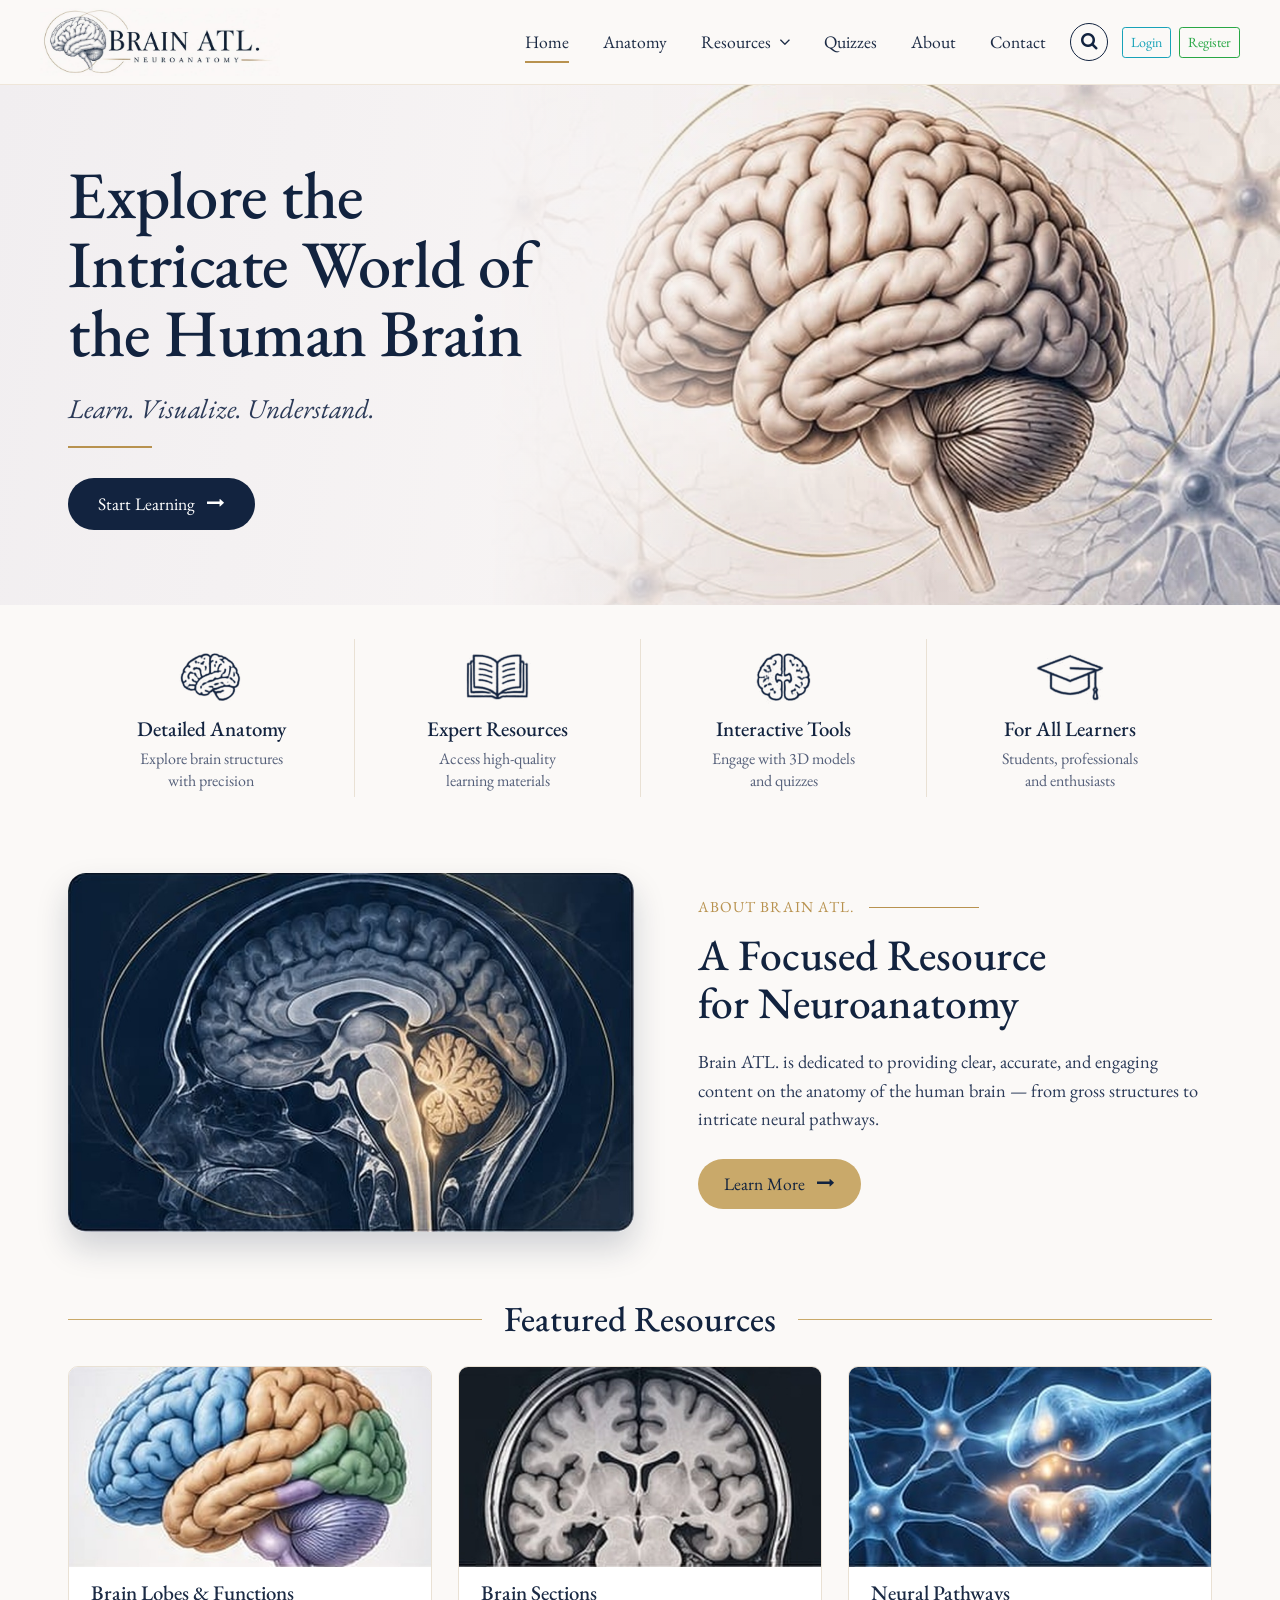
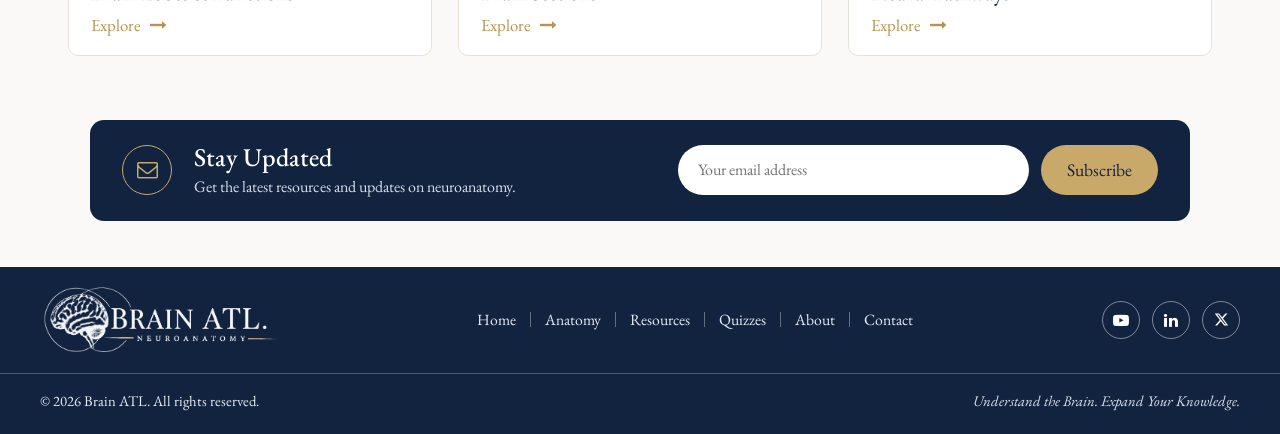
<file: index.html>
<!DOCTYPE html>
<html lang="en">

<head>
    <meta charset="UTF-8">
    <meta name="viewport" content="width=device-width, initial-scale=1.0">
    <link rel="preconnect" href="https://fonts.googleapis.com">
    <link rel="preconnect" href="https://fonts.gstatic.com" crossorigin>
    <link href="https://fonts.googleapis.com/css2?family=EB+Garamond:ital,wght@0,400;0,500;0,600;1,400&display=swap" rel="stylesheet">
    <link rel="stylesheet" href="https://stackpath.bootstrapcdn.com/bootstrap/4.5.2/css/bootstrap.min.css">
    <link rel="stylesheet" href="https://cdnjs.cloudflare.com/ajax/libs/font-awesome/4.7.0/css/font-awesome.min.css">
    <link rel="stylesheet" href="css/style.css">
    <title>Brain ATL. - Neuroanatomy</title>
</head>

<body class="home">
    <header class="site-header" id="site-header"></header>

    <section class="hero">
        <div class="wrap" style="width:100%">
            <div class="hero-copy">
                <h1>Explore the<br>Intricate World of<br>the Human Brain</h1>
                <p class="hero-sub">Learn. Visualize. Understand.</p>
                <span class="gold-rule"></span>
                <a href="anatomy.html" class="pill pill-navy">Start Learning <i class="fa fa-long-arrow-right"></i></a>
            </div>
        </div>
        <img class="hero-art" src="imgs/hero-brain.jpg" alt="Illustration of the human brain surrounded by neurons">
    </section>

    <section class="features">
        <div class="wrap features-grid">
            <div class="feature">
                <img src="imgs/ico-anatomy.png" alt="">
                <h3>Detailed Anatomy</h3>
                <p>Explore brain structures<br>with precision</p>
            </div>
            <div class="feature">
                <img src="imgs/ico-resources.png" alt="">
                <h3>Expert Resources</h3>
                <p>Access high-quality<br>learning materials</p>
            </div>
            <div class="feature">
                <img src="imgs/ico-tools.png" alt="">
                <h3>Interactive Tools</h3>
                <p>Engage with 3D models<br>and quizzes</p>
            </div>
            <div class="feature">
                <img src="imgs/ico-learners.png" alt="">
                <h3>For All Learners</h3>
                <p>Students, professionals<br>and enthusiasts</p>
            </div>
        </div>
    </section>

    <section class="about" id="about">
        <div class="wrap about-grid">
            <img class="about-img" src="imgs/about-mri.jpg" alt="Sagittal view of the human brain">
            <div>
                <div class="eyebrow">About Brain ATL.</div>
                <h2>A Focused Resource<br>for Neuroanatomy</h2>
                <p>Brain ATL. is dedicated to providing clear, accurate, and engaging content on the anatomy of the human brain &mdash; from gross structures to intricate neural pathways.</p>
                <a href="anatomy.html" class="pill pill-gold">Learn More <i class="fa fa-long-arrow-right"></i></a>
            </div>
        </div>
    </section>

    <section class="resources" id="resources">
        <div class="wrap">
            <div class="section-heading"><h2>Featured Resources</h2></div>
            <div class="res-grid">
                <a class="res-card" href="anatomy.html?type=category&q=Lobe">
                    <div class="img-box"><img src="imgs/res-lobes.jpg" alt="Colour-coded brain lobes"></div>
                    <div class="res-body"><h4>Brain Lobes &amp; Functions</h4><span class="go">Explore <i class="fa fa-long-arrow-right"></i></span></div>
                </a>
                <a class="res-card" href="anatomy.html">
                    <div class="img-box"><img src="imgs/res-sections.jpg" alt="Coronal brain section"></div>
                    <div class="res-body"><h4>Brain Sections</h4><span class="go">Explore <i class="fa fa-long-arrow-right"></i></span></div>
                </a>
                <a class="res-card" href="anatomy.html?type=category&q=Limbic">
                    <div class="img-box"><img src="imgs/res-neural.jpg" alt="Neurons and synapses"></div>
                    <div class="res-body"><h4>Neural Pathways</h4><span class="go">Explore <i class="fa fa-long-arrow-right"></i></span></div>
                </a>
            </div>
        </div>
    </section>

    <div id="site-footer"></div>
    <script src="js/app.js"></script>
</body>

</html>
</file>
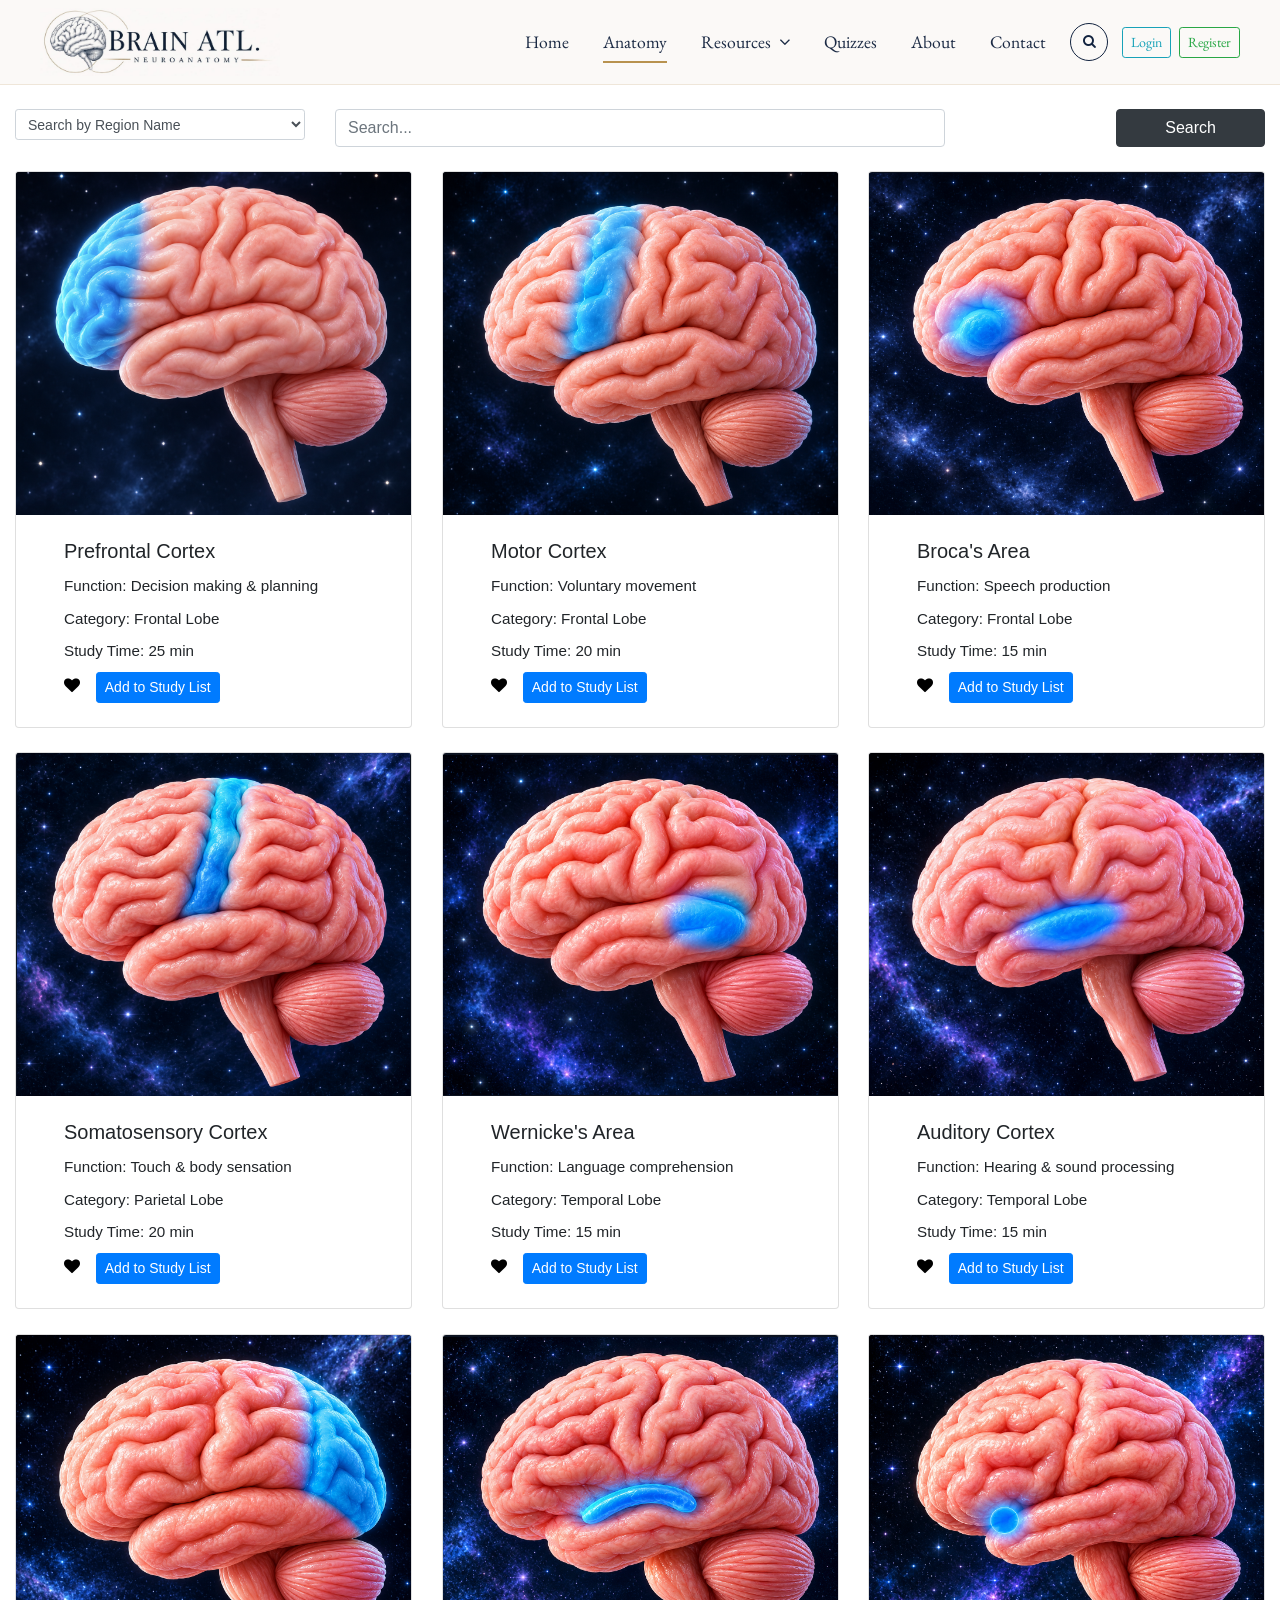
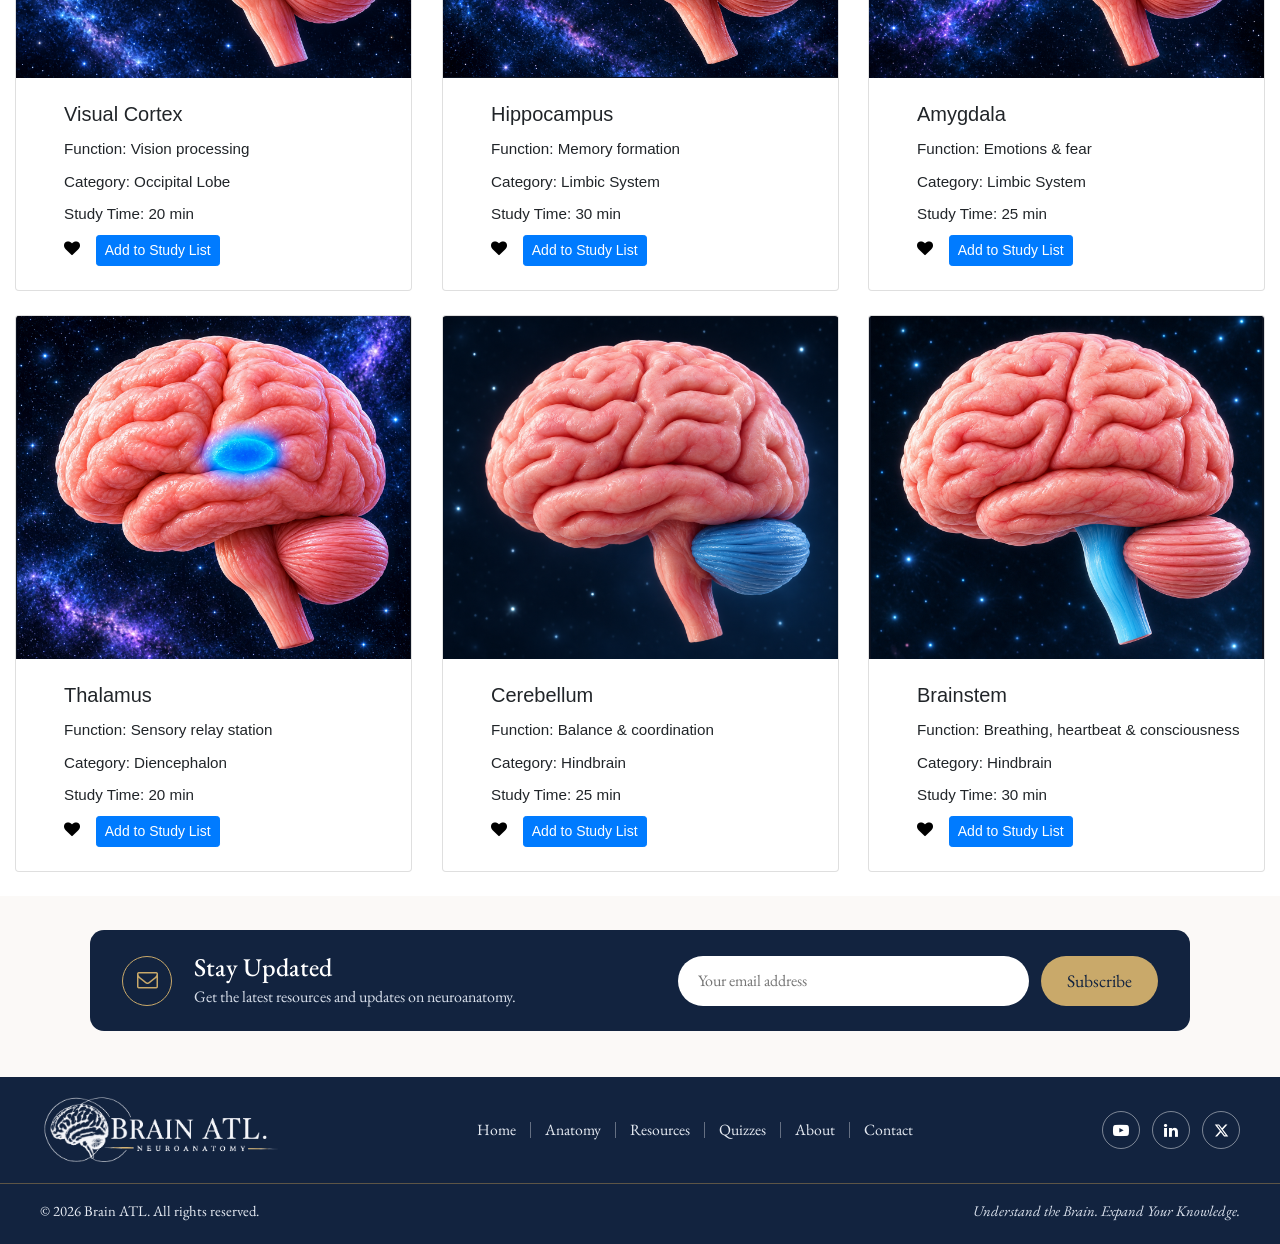
<file: anatomy.html>
<!DOCTYPE html>
<html lang="en">

<head>
    <meta charset="UTF-8">
    <meta name="viewport" content="width=device-width, initial-scale=1.0">
    <link rel="preconnect" href="https://fonts.googleapis.com">
    <link rel="preconnect" href="https://fonts.gstatic.com" crossorigin>
    <link href="https://fonts.googleapis.com/css2?family=EB+Garamond:ital,wght@0,400;0,500;0,600;1,400&display=swap" rel="stylesheet">
    <link rel="stylesheet" href="https://stackpath.bootstrapcdn.com/bootstrap/4.5.2/css/bootstrap.min.css">
    <link rel="stylesheet" href="https://cdnjs.cloudflare.com/ajax/libs/font-awesome/4.7.0/css/font-awesome.min.css">
    <link rel="stylesheet" href="css/style.css">
    <title>Anatomy - Brain ATL.</title>
</head>

<body>
        <header class="site-header" id="site-header"></header>
    <div class="container mt-4">
        <div class="row mb-4">
            <div class="col-md-3">
                <select id="search-type" class="form-control form-control-sm">
                    <option value="name">Search by Region Name</option>
                    <option value="category">Search by Category</option>
                </select>
            </div>
            <div class="col-md-6">
                <input type="text" id="search-input" class="form-control" placeholder="Search...">
            </div>
            <div class="col-md-3 text-right">
                <button id="search-btn" class="btn btn-dark px-5">Search</button>
            </div>
        </div>
        <div id="products" class="row"></div>
        <p id="no-results" class="text-center text-muted" style="display:none">No regions found.</p>
    </div>
    <div id="modal-bg" class="modal-bg" onclick="closeModal(event)">
        <div id="modal-box" class="modal-box"></div>
    </div>
    <div id="site-footer"></div>
    <script src="js/app.js"></script>
    <script src="js/anatomy.js"></script>
</body>

</html>
</file>
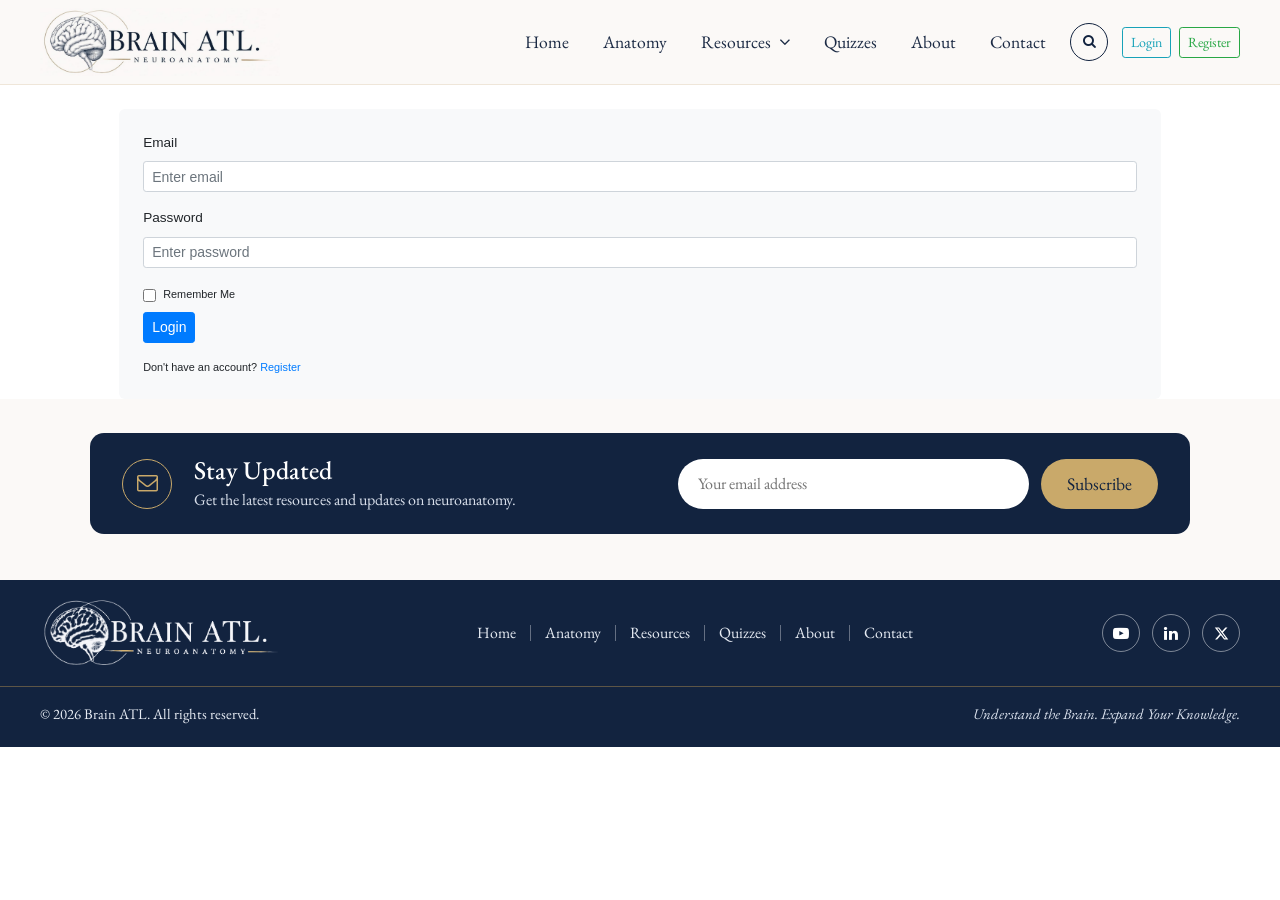
<file: login.html>
<!DOCTYPE html>
<html lang="en">

<head>
    <meta charset="UTF-8">
    <meta name="viewport" content="width=device-width, initial-scale=1.0">
    <link rel="preconnect" href="https://fonts.googleapis.com">
    <link rel="preconnect" href="https://fonts.gstatic.com" crossorigin>
    <link href="https://fonts.googleapis.com/css2?family=EB+Garamond:ital,wght@0,400;0,500;0,600;1,400&display=swap" rel="stylesheet">
    <link rel="stylesheet" href="https://stackpath.bootstrapcdn.com/bootstrap/4.5.2/css/bootstrap.min.css">
    <link rel="stylesheet" href="https://cdnjs.cloudflare.com/ajax/libs/font-awesome/4.7.0/css/font-awesome.min.css">
    <link rel="stylesheet" href="css/style.css">
    <title>Login - Brain ATL.</title>
</head>

<body>
        <header class="site-header" id="site-header"></header>
    <div class="container mt-4">
        <form id="login-form" class="form-box p-4 col-lg-10 mx-auto">
            <div class="form-group">
                <label for="email">Email</label>
                <input type="email" id="email" class="form-control form-control-sm" placeholder="Enter email" required>
            </div>
            <div class="form-group">
                <label for="password">Password</label>
                <input type="password" id="password" class="form-control form-control-sm" placeholder="Enter password"
                    required>
            </div>
            <div class="form-check mb-2">
                <input type="checkbox" id="remember" class="form-check-input">
                <label for="remember" class="form-check-label small">Remember Me</label>
            </div>
            <button type="submit" class="btn btn-primary btn-sm">Login</button>
            <p class="mt-3 mb-0 small">Don't have an account? <a href="register.html">Register</a></p>
        </form>
    </div>
    <div id="site-footer"></div>
    <script src="js/app.js"></script>
    <script src="js/login.js"></script>
</body>

</html>
</file>
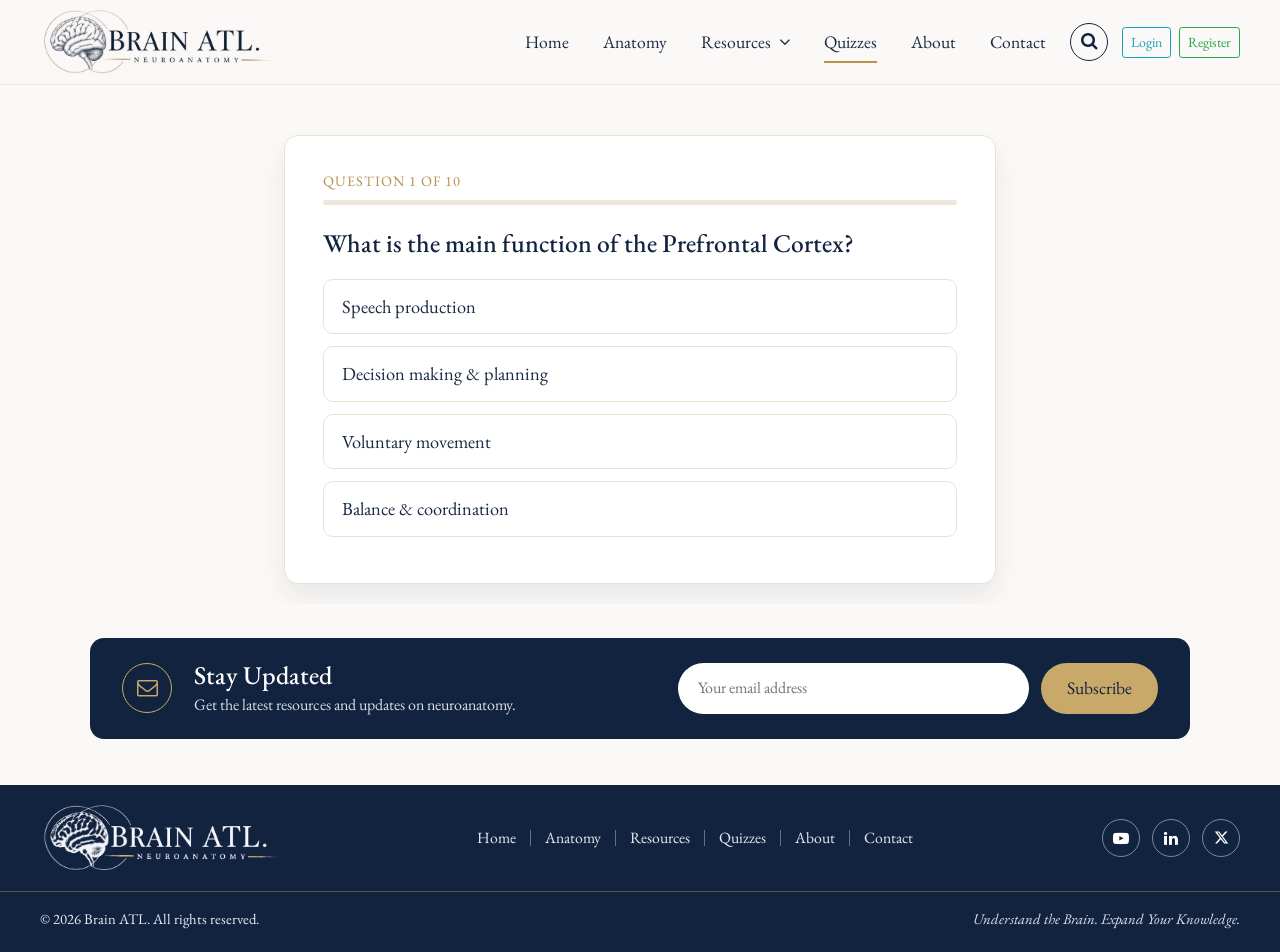
<file: quiz.html>
<!DOCTYPE html>
<html lang="en">

<head>
    <meta charset="UTF-8">
    <meta name="viewport" content="width=device-width, initial-scale=1.0">
    <link rel="preconnect" href="https://fonts.googleapis.com">
    <link rel="preconnect" href="https://fonts.gstatic.com" crossorigin>
    <link href="https://fonts.googleapis.com/css2?family=EB+Garamond:ital,wght@0,400;0,500;0,600;1,400&display=swap" rel="stylesheet">
    <link rel="stylesheet" href="https://stackpath.bootstrapcdn.com/bootstrap/4.5.2/css/bootstrap.min.css">
    <link rel="stylesheet" href="https://cdnjs.cloudflare.com/ajax/libs/font-awesome/4.7.0/css/font-awesome.min.css">
    <link rel="stylesheet" href="css/style.css">
    <title>Quizzes - Brain ATL.</title>
</head>

<body class="quiz-page">
    <header class="site-header" id="site-header"></header>

    <main class="quiz-wrap"><div id="quiz" class="quiz-card"></div></main>
    <div id="site-footer"></div>
    <script src="js/app.js"></script>
    <script src="js/quiz.js"></script>
</body>

</html>
</file>
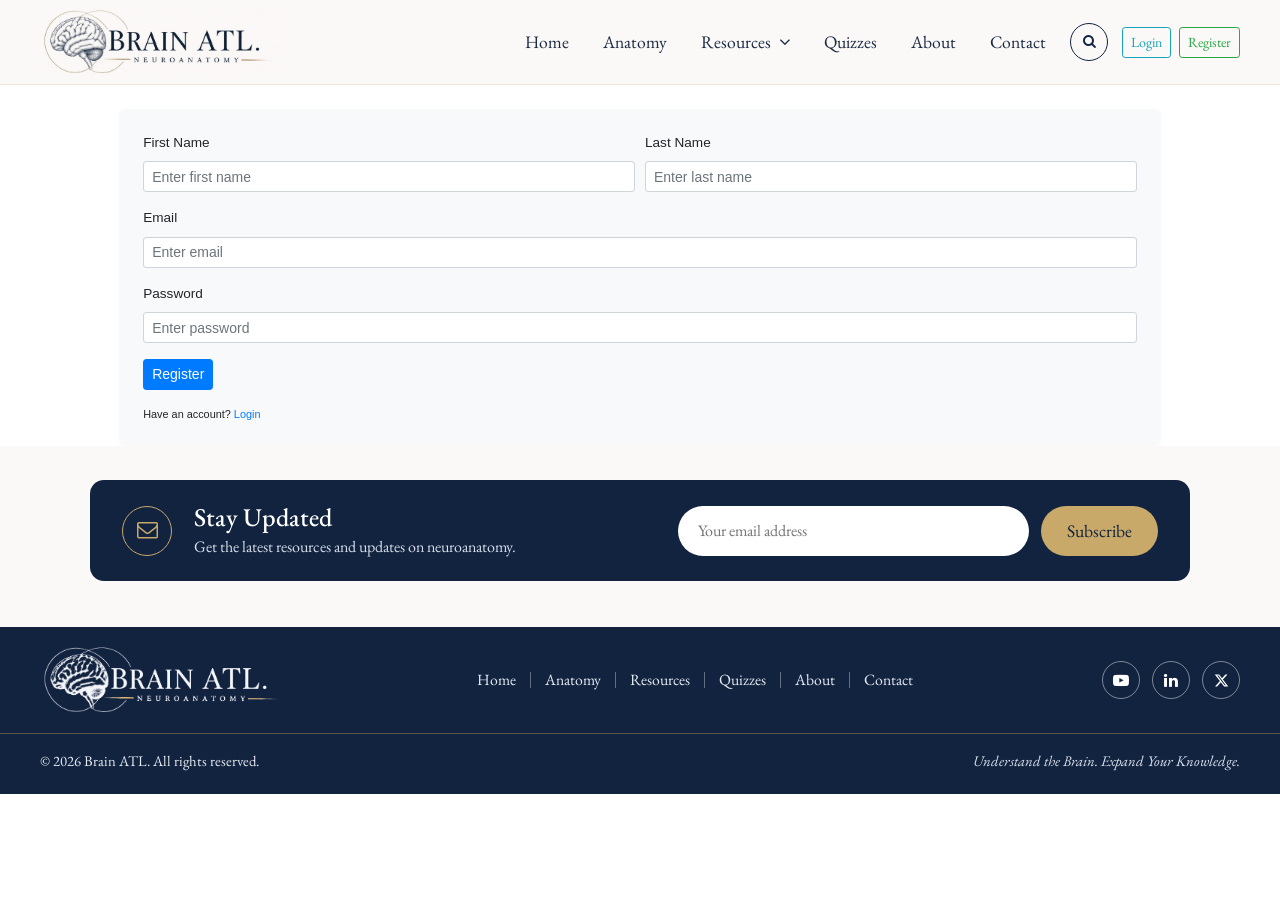
<file: register.html>
<!DOCTYPE html>
<html lang="en">

<head>
    <meta charset="UTF-8">
    <meta name="viewport" content="width=device-width, initial-scale=1.0">
    <link rel="preconnect" href="https://fonts.googleapis.com">
    <link rel="preconnect" href="https://fonts.gstatic.com" crossorigin>
    <link href="https://fonts.googleapis.com/css2?family=EB+Garamond:ital,wght@0,400;0,500;0,600;1,400&display=swap" rel="stylesheet">
    <link rel="stylesheet" href="https://stackpath.bootstrapcdn.com/bootstrap/4.5.2/css/bootstrap.min.css">
    <link rel="stylesheet" href="https://cdnjs.cloudflare.com/ajax/libs/font-awesome/4.7.0/css/font-awesome.min.css">
    <link rel="stylesheet" href="css/style.css">
    <title>Register - Brain ATL.</title>
</head>

<body>
        <header class="site-header" id="site-header"></header>
    <div class="container mt-4">
        <form id="register-form" class="form-box p-4 col-lg-10 mx-auto">
            <div class="form-row">
                <div class="form-group col-md-6">
                    <label for="first-name">First Name</label>
                    <input type="text" id="first-name" class="form-control form-control-sm"
                        placeholder="Enter first name" required>
                </div>
                <div class="form-group col-md-6">
                    <label for="last-name">Last Name</label>
                    <input type="text" id="last-name" class="form-control form-control-sm" placeholder="Enter last name"
                        required>
                </div>
            </div>
            <div class="form-group">
                <label for="email">Email</label>
                <input type="email" id="email" class="form-control form-control-sm" placeholder="Enter email" required>
            </div>
            <div class="form-group">
                <label for="password">Password</label>
                <input type="password" id="password" class="form-control form-control-sm" placeholder="Enter password"
                    required>
            </div>
            <button type="submit" class="btn btn-primary btn-sm">Register</button>
            <p class="mt-3 mb-0 small">Have an account? <a href="login.html">Login</a></p>
        </form>
    </div>
    <div id="site-footer"></div>
    <script src="js/app.js"></script>
    <script src="js/register.js"></script>
</body>

</html>
</file>
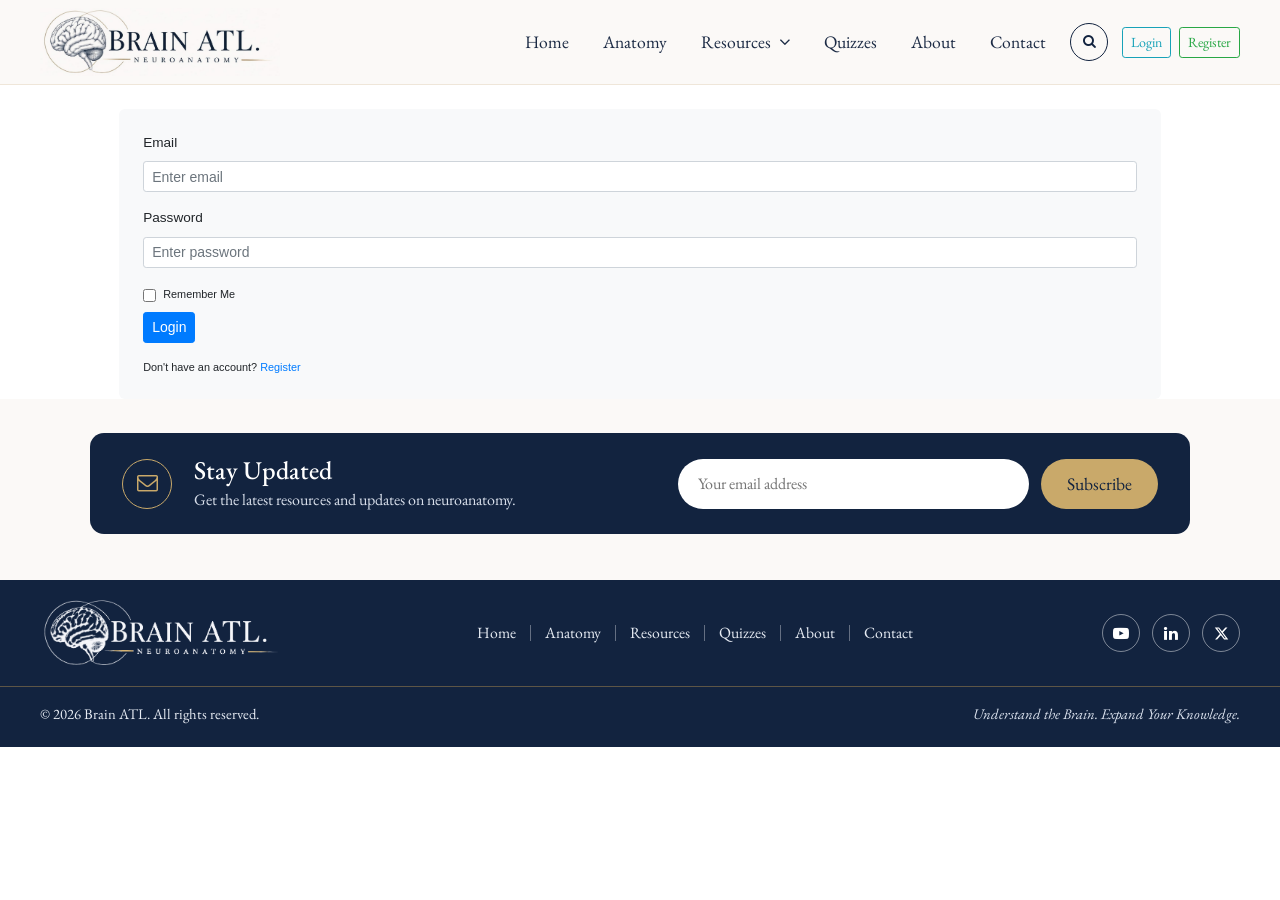
<file: study.html>
<!DOCTYPE html>
<html lang="en">

<head>
    <meta charset="UTF-8">
    <meta name="viewport" content="width=device-width, initial-scale=1.0">
    <link rel="preconnect" href="https://fonts.googleapis.com">
    <link rel="preconnect" href="https://fonts.gstatic.com" crossorigin>
    <link href="https://fonts.googleapis.com/css2?family=EB+Garamond:ital,wght@0,400;0,500;0,600;1,400&display=swap" rel="stylesheet">
    <link rel="stylesheet" href="https://stackpath.bootstrapcdn.com/bootstrap/4.5.2/css/bootstrap.min.css">
    <link rel="stylesheet" href="https://cdnjs.cloudflare.com/ajax/libs/font-awesome/4.7.0/css/font-awesome.min.css">
    <link rel="stylesheet" href="css/style.css">
    <title>Study List - Brain ATL.</title>
</head>

<body>
        <header class="site-header" id="site-header"></header>
    <div class="container mt-4">
        <div id="cart-items" class="row"></div>
        <h4 id="total-price" class="text-center my-4"></h4>
        <hr>
        <h4 class="section-title text-center my-4"><span>Favorite Regions</span></h4>
        <div id="favorites" class="row"></div>
    </div>
    <div id="modal-bg" class="modal-bg" onclick="closeModal(event)">
        <div id="modal-box" class="modal-box"></div>
    </div>
    <div id="site-footer"></div>
    <script src="js/app.js"></script>
    <script src="js/study.js"></script>
</body>

</html>
</file>
<file: css/style.css>
body {
    font-size: 0.85rem;
    background: #fff;
}

.navbar {
    height: 66px;
}

.navbar-brand img {
    display: block;
}

.card {
    margin-bottom: 24px;
}

.card-body {
    padding-left: 4.2rem;
}

.card-title {
    font-size: 1.05rem;
    font-weight: 500;
}

.card-text {
    margin-bottom: 1rem;
}

.fav-btn {
    cursor: pointer;
    margin-right: 12px;
    font-size: 1rem;
    color: #000;
}

.fav-btn.active {
    color: red;
}

.form-box {
    background: #f8f9fa;
    border-radius: 6px;
}

/* cart dropdown */
.cart-wrapper {
    position: relative;
    margin: 0 14px;
}

.cart-icon {
    color: #007bff;
    cursor: pointer;
    font-size: 0.85rem;
}

.cart-dropdown {
    display: none;
    position: absolute;
    right: -14px;
    top: 100%;
    width: 140px;
    background: #e9eceb;
    z-index: 1000;
    font-size: 0.7rem;
    padding-top: 4px;
}

.cart-wrapper:hover .cart-dropdown {
    display: block;
}

.cart-dd-item {
    padding: 6px 8px;
    border-bottom: 2px solid #fff;
    display: flex;
    justify-content: space-between;
    flex-wrap: wrap;
}

.cart-dd-item .qty-row {
    width: 100%;
    margin-top: 4px;
}

.qty-btn {
    border: 1px solid #aaa;
    background: #fff;
    font-size: 0.6rem;
    width: 18px;
    height: 20px;
    padding: 0;
    line-height: 1;
}

.view-all {
    display: block;
    text-align: center;
    padding: 10px 0;
    color: #333;
    background: #fff;
    font-size: 0.7rem;
}

/* cart page */
.cart-item {
    display: flex;
    align-items: flex-start;
    border: 1px solid #ddd;
    border-radius: 4px;
    padding: 14px;
    margin-bottom: 24px;
    background: #fff;
}

.cart-item img {
    width: 56px;
    height: 40px;
    object-fit: cover;
    border-radius: 4px;
    margin-right: 14px;
}

.cart-item h6 {
    margin: 0 0 8px;
    font-weight: 600;
}

.cart-item p {
    margin-bottom: 6px;
    font-size: 0.75rem;
}

.section-title span {
    display: inline-block;
    padding-bottom: 6px;
    border-bottom: 2px solid #dc3545;
    padding: 0 20px 6px;
}

.fav-card {
    max-width: 140px;
    text-align: center;
    margin: 0 auto 24px;
}

.fav-card img {
    width: 100%;
    height: 100px;
    object-fit: cover;
}

/* brain atlas additions */
.clickable {
    cursor: pointer;
}

.card-body {
    padding-left: 3rem;
}

.card-text {
    margin-bottom: 0.6rem;
    font-size: 0.8rem;
}

.cart-item img,
.fav-card img {
    background: #0b1220;
}

.cart-item img {
    width: 64px;
    height: 55px;
}

.modal-bg {
    display: none;
    position: fixed;
    inset: 0;
    background: rgba(0, 0, 0, .6);
    z-index: 2000;
    align-items: center;
    justify-content: center;
    padding: 16px;
}

.modal-box {
    background: #fff;
    border-radius: 6px;
    max-width: 460px;
    width: 100%;
    max-height: 90vh;
    overflow: auto;
}

.modal-box img {
    width: 100%;
    display: block;
}

/* ===== Bigger cards: full image visible ===== */
.container {
    max-width: 1400px;
}

.card img.card-img-top {
    width: 100%;
    height: auto;
    aspect-ratio: 1.15 / 1;      /* matches the atlas images (~1346x1169) */
    object-fit: contain;         /* never crop: whole image is shown */
    background: #0b1220;
    display: block;
}

.card-body {
    padding: 1.5rem 1.5rem 1.5rem 3rem;
}

.card-title {
    font-size: 1.25rem;
}

.card-text {
    font-size: 0.95rem;
}

/* ===== Hover animation (from the video) ===== */
.card,
.cart-item,
.fav-card {
    transition: transform .3s ease, box-shadow .3s ease, border-color .3s ease;
    will-change: transform;
}

/* product cards: lift + blue border + soft shadow */
#products .card:hover {
    transform: translateY(-7px);
    border-color: #4da3e8;
    box-shadow: 0 .6rem 1.2rem rgba(0, 0, 0, .18);
}

/* study-list items + favourite cards: lift + red border + shadow */
.cart-item:hover,
.fav-card:hover {
    transform: translateY(-5px);
    border-color: #dc3545;
    box-shadow: 0 .5rem 1rem rgba(220, 53, 69, .28);
}

/* keep the fav card from being clipped by its tiny max-width */
.fav-card {
    max-width: 220px;
}

.fav-card img {
    height: auto;
    aspect-ratio: 1.15 / 1;
    object-fit: contain;
}

@media (prefers-reduced-motion: reduce) {
    .card, .cart-item, .fav-card { transition: none; }
    #products .card:hover, .cart-item:hover, .fav-card:hover { transform: none; }
}


/* =====================================================================
   BRAIN ATL. — site shell (header / footer) + Home page
   ===================================================================== */
:root {
    --navy: #12233f;
    --navy-2: #0f1d35;
    --gold: #b8924f;
    --gold-soft: #c9a96a;
    --ink: #1b2a44;
    --muted: #55607a;
    --paper: #fbf9f7;
    --line: #e9e1d4;
    --serif: 'EB Garamond', 'Cormorant Garamond', Georgia, 'Times New Roman', serif;
}

body { margin: 0; }

body.home,
body.quiz-page {
    font-family: var(--serif);
    font-size: 1.1rem;
    color: var(--ink);
    background: var(--paper);
}

.wrap {
    max-width: 1200px;
    margin: 0 auto;
    padding: 0 28px;
}

/* ---------- pills ---------- */
.pill {
    display: inline-flex;
    align-items: center;
    gap: 12px;
    border: 0;
    border-radius: 999px;
    padding: 13px 30px;
    font-family: var(--serif);
    font-size: 1.1rem;
    cursor: pointer;
    text-decoration: none !important;
    transition: transform .25s ease, box-shadow .25s ease, filter .25s ease;
}

.pill:hover {
    transform: translateY(-3px);
    box-shadow: 0 .6rem 1.1rem rgba(18, 35, 63, .22);
    filter: brightness(1.06);
}

.pill-navy { background: var(--navy); color: #fff !important; }
.pill-gold { background: var(--gold-soft); color: var(--navy) !important; padding: 12px 26px; }

/* ---------- header ---------- */
.site-header {
    position: sticky;
    top: 0;
    z-index: 1500;
    display: flex;
    align-items: center;
    justify-content: space-between;
    gap: 24px;
    padding: 8px 40px;
    background: var(--paper);
    border-bottom: 1px solid rgba(184, 146, 79, .18);
    font-family: var(--serif);
}

.site-header .brand img {
    display: block;
    height: 68px;
    width: auto;
}

.site-nav {
    display: flex;
    align-items: center;
    gap: 34px;
    margin-left: auto;
}

.site-nav > a,
.nav-dd > a {
    position: relative;
    color: var(--ink);
    font-size: 1.1rem;
    padding: 8px 0;
    text-decoration: none !important;
    white-space: nowrap;
}

.site-nav > a::after,
.nav-dd > a::after {
    content: "";
    position: absolute;
    left: 0; right: 0; bottom: 0;
    height: 2px;
    background: var(--gold);
    transform: scaleX(0);
    transition: transform .25s ease;
}

.site-nav > a:hover::after,
.site-nav > a.active::after,
.nav-dd:hover > a::after,
.nav-dd > a.active::after { transform: scaleX(1); }

.nav-dd { position: relative; }

.nav-dd-menu {
    display: none;
    position: absolute;
    top: 100%;
    left: -14px;
    min-width: 230px;
    background: #fff;
    border: 1px solid var(--line);
    border-radius: 8px;
    box-shadow: 0 .8rem 1.4rem rgba(18, 35, 63, .15);
    padding: 8px 0;
}

.nav-dd:hover .nav-dd-menu,
.nav-dd:focus-within .nav-dd-menu { display: block; }

.nav-dd-menu a {
    display: block;
    padding: 9px 20px;
    color: var(--ink);
    font-size: 1.02rem;
    text-decoration: none !important;
}

.nav-dd-menu a:hover { background: #f5efe5; color: var(--navy); }

.header-tools {
    display: flex;
    align-items: center;
    gap: 14px;
}

.search-btn {
    width: 38px; height: 38px;
    display: inline-flex; align-items: center; justify-content: center;
    border: 1px solid var(--navy);
    border-radius: 50%;
    color: var(--navy);
    text-decoration: none !important;
    transition: background .25s, color .25s;
}

.search-btn:hover { background: var(--navy); color: #fff; }

.nav-toggle {
    display: none;
    background: none;
    border: 1px solid var(--navy);
    border-radius: 8px;
    color: var(--navy);
    padding: 6px 12px;
    font-size: 1.1rem;
}

/* ---------- hero ---------- */
.hero {
    position: relative;
    overflow: hidden;
    min-height: 520px;
    display: flex;
    align-items: center;
    background: linear-gradient(100deg, #f1eef0 0%, #f7f4f4 45%, #fbf9f7 100%);
}

.hero-copy {
    position: relative;
    z-index: 2;
    padding: 70px 0;
    max-width: 560px;
}

.hero h1 {
    font-family: var(--serif);
    font-weight: 500;
    font-size: clamp(2.6rem, 5.2vw, 4.3rem);
    line-height: 1.04;
    letter-spacing: -.5px;
    color: var(--navy);
    margin: 0 0 22px;
}

.hero-sub {
    font-style: italic;
    font-size: 1.7rem;
    color: #2b3a58;
    margin: 0 0 16px;
}

.gold-rule {
    display: block;
    width: 84px;
    height: 2px;
    background: var(--gold);
    margin-bottom: 30px;
}

.hero-art {
    position: absolute;
    right: 0; top: 0;
    width: 62%;
    height: 100%;
    object-fit: cover;
    object-position: 55% 50%;
    mix-blend-mode: multiply;
    -webkit-mask-image: linear-gradient(to right, transparent 0, #000 42%);
            mask-image: linear-gradient(to right, transparent 0, #000 42%);
    animation: floatBrain 9s ease-in-out infinite;
}

@keyframes floatBrain {
    0%, 100% { transform: translateY(0); }
    50%      { transform: translateY(-10px); }
}

/* ---------- features ---------- */
.features {
    background: var(--paper);
    padding: 34px 0 30px;
}

.features-grid {
    display: grid;
    grid-template-columns: repeat(4, 1fr);
}

.feature {
    text-align: center;
    padding: 6px 24px;
    border-left: 1px solid var(--line);
}

.feature:first-child { border-left: 0; }

.feature img {
    height: 62px;
    width: auto;
    margin-bottom: 10px;
    transition: transform .3s ease;
}

.feature:hover img { transform: translateY(-5px) scale(1.06); }

.feature h3 {
    font-family: var(--serif);
    font-size: 1.3rem;
    font-weight: 500;
    color: var(--navy);
    margin: 0 0 6px;
}

.feature p {
    font-size: 1rem;
    line-height: 1.35;
    color: var(--muted);
    margin: 0;
}

/* ---------- about ---------- */
.about { padding: 46px 0 40px; }

.about-grid {
    display: grid;
    grid-template-columns: 1.1fr 1fr;
    gap: 64px;
    align-items: center;
}

.about-img {
    width: 100%;
    display: block;
    border-radius: 18px;
    box-shadow: 0 1rem 2rem rgba(18, 35, 63, .18);
}

.eyebrow {
    display: flex;
    align-items: center;
    gap: 14px;
    color: var(--gold);
    letter-spacing: 1px;
    font-size: .95rem;
    text-transform: uppercase;
    margin-bottom: 12px;
}

.eyebrow::after {
    content: "";
    width: 110px;
    height: 1px;
    background: var(--gold);
}

.about h2 {
    font-family: var(--serif);
    font-weight: 500;
    font-size: clamp(2rem, 3.4vw, 2.9rem);
    line-height: 1.1;
    color: var(--navy);
    margin: 0 0 20px;
}

.about p {
    font-size: 1.15rem;
    line-height: 1.55;
    color: #2b3a58;
    margin-bottom: 26px;
}

/* ---------- featured resources ---------- */
.resources { padding: 26px 0 30px; }

.section-heading {
    display: flex;
    align-items: center;
    gap: 22px;
    margin-bottom: 26px;
}

.section-heading::before,
.section-heading::after {
    content: "";
    flex: 1;
    height: 1px;
    background: var(--gold-soft);
}

.section-heading h2 {
    font-family: var(--serif);
    font-weight: 500;
    font-size: 2.2rem;
    color: var(--navy);
    margin: 0;
}

.res-grid {
    display: grid;
    grid-template-columns: repeat(3, 1fr);
    gap: 26px;
}

.res-card {
    display: block;
    background: #fff;
    border: 1px solid var(--line);
    border-radius: 10px;
    overflow: hidden;
    color: var(--ink);
    text-decoration: none !important;
    /* same lift animation as the video */
    transition: transform .3s ease, box-shadow .3s ease, border-color .3s ease;
}

.res-card:hover {
    transform: translateY(-7px);
    border-color: var(--gold);
    box-shadow: 0 .8rem 1.5rem rgba(18, 35, 63, .18);
}

.res-card img {
    width: 100%;
    height: 200px;
    object-fit: cover;
    display: block;
    transition: transform .5s ease;
}

.res-card:hover img { transform: scale(1.05); }
.res-card .img-box { overflow: hidden; }

.res-body { padding: 14px 22px 16px; }

.res-body h4 {
    font-family: var(--serif);
    font-size: 1.3rem;
    font-weight: 500;
    margin: 0 0 6px;
}

.res-body .go {
    color: var(--gold);
    font-size: 1.05rem;
}

.res-body .go i { margin-left: 6px; transition: margin .25s; }
.res-card:hover .go i { margin-left: 12px; }

/* ---------- newsletter ---------- */
.newsletter {
    padding: 34px 0 46px;
    font-family: var(--serif);
    background: var(--paper);
}

.nl-box {
    max-width: 1100px;
    margin: 0 auto;
    background: var(--navy);
    color: #fff;
    border-radius: 14px;
    padding: 22px 32px;
    display: flex;
    align-items: center;
    gap: 22px;
    flex-wrap: wrap;
}

.nl-ico {
    width: 50px; height: 50px;
    flex: 0 0 50px;
    border: 1px solid var(--gold-soft);
    border-radius: 50%;
    display: flex; align-items: center; justify-content: center;
    color: var(--gold-soft);
    font-size: 1.3rem;
}

.nl-text { flex: 1 1 260px; }
.nl-text h3 { font-family: var(--serif); font-size: 1.6rem; font-weight: 500; margin: 0 0 2px; }
.nl-text p { margin: 0; font-size: 1rem; color: #d7deea; }

.nl-form {
    display: flex;
    gap: 12px;
    flex: 1 1 280px;
    min-width: 0;
    max-width: 480px;
}

.nl-form input {
    flex: 1;
    min-width: 0;
    border: 0;
    border-radius: 999px;
    padding: 11px 20px;
    font-family: var(--serif);
    font-size: 1rem;
}

.nl-thanks { color: var(--gold-soft); font-size: 1.15rem; }

/* ---------- footer ---------- */
.site-footer {
    background: var(--navy);
    color: #e6ebf3;
    font-family: var(--serif);
}

.ft-top {
    max-width: 1300px;
    margin: 0 auto;
    padding: 18px 40px;
    display: flex;
    align-items: center;
    justify-content: space-between;
    gap: 24px;
    flex-wrap: wrap;
}

.ft-brand img { height: 70px; width: auto; display: block; }

.ft-links { display: flex; flex-wrap: wrap; align-items: center; }

.ft-links a {
    color: #e6ebf3;
    font-size: .98rem;
    padding: 0 14px;
    border-left: 1px solid rgba(255, 255, 255, .35);
    text-decoration: none !important;
    line-height: 1;
}

.ft-links a:first-child { border-left: 0; }
.ft-links a:hover { color: var(--gold-soft); }

.ft-social { display: flex; gap: 12px; }

.ft-social a {
    width: 38px; height: 38px;
    border: 1px solid rgba(255, 255, 255, .45);
    border-radius: 50%;
    display: flex; align-items: center; justify-content: center;
    color: #fff;
    font-size: 1rem;
    transition: background .25s, color .25s, transform .25s;
}

.ft-social a:hover { background: var(--gold-soft); color: var(--navy); transform: translateY(-3px); }
.ft-social svg { width: 15px; height: 15px; fill: currentColor; }

.ft-bottom {
    border-top: 1px solid rgba(184, 146, 79, .45);
    max-width: 1300px;
    margin: 0 auto;
    padding: 16px 40px 22px;
    display: flex;
    justify-content: space-between;
    gap: 12px;
    flex-wrap: wrap;
    font-size: .92rem;
}

.ft-bottom em { color: #dbe2ee; }

/* ---------- quiz ---------- */
.quiz-wrap { max-width: 760px; margin: 0 auto; padding: 50px 24px 20px; }

.quiz-card {
    background: #fff;
    border: 1px solid var(--line);
    border-radius: 14px;
    padding: 34px 38px;
    box-shadow: 0 .8rem 1.6rem rgba(18, 35, 63, .08);
}

.quiz-card h1, .quiz-card h2 { font-family: var(--serif); color: var(--navy); font-weight: 500; }
.quiz-meta { color: var(--gold); letter-spacing: 1px; text-transform: uppercase; font-size: .9rem; margin-bottom: 8px; }

.quiz-bar { height: 5px; background: #efe8da; border-radius: 4px; margin-bottom: 22px; overflow: hidden; }
.quiz-bar span { display: block; height: 100%; background: var(--gold); transition: width .4s ease; }

.quiz-q { font-size: 1.6rem; line-height: 1.25; margin-bottom: 20px; }

.quiz-opt {
    display: block;
    width: 100%;
    text-align: left;
    background: #fff;
    border: 1px solid var(--line);
    border-radius: 10px;
    padding: 13px 18px;
    margin-bottom: 12px;
    font-family: var(--serif);
    font-size: 1.15rem;
    color: var(--ink);
    transition: transform .25s ease, box-shadow .25s ease, border-color .25s ease;
}

.quiz-opt:not(:disabled):hover {
    transform: translateY(-3px);
    border-color: var(--gold);
    box-shadow: 0 .5rem 1rem rgba(18, 35, 63, .12);
}

.quiz-opt.correct { border-color: #2e8b57; background: #eaf6ef; }
.quiz-opt.wrong   { border-color: #dc3545; background: #fcebed; }

.quiz-score { font-size: 3.2rem; color: var(--navy); }

/* ---------- responsive ---------- */
@media (max-width: 991px) {
    .nl-box { padding: 20px 20px; }
    .nl-form { max-width: none; flex-basis: 100%; }
    .site-header { padding: 8px 18px; flex-wrap: wrap; }
    .nav-toggle { display: inline-block; margin-left: auto; }
    .site-nav {
        display: none;
        order: 5;
        width: 100%;
        flex-direction: column;
        align-items: flex-start;
        gap: 4px;
        padding: 10px 0 14px;
    }
    .site-nav.open { display: flex; }
    .nav-dd-menu { position: static; display: block; box-shadow: none; border: 0; padding: 0 0 0 14px; }
    .header-tools { order: 4; }

    .hero { min-height: 0; }
    .hero-art { width: 100%; opacity: .35; -webkit-mask-image: none; mask-image: none; }
    .hero-copy { padding: 54px 0; }

    .features-grid { grid-template-columns: repeat(2, 1fr); row-gap: 26px; }
    .feature:nth-child(3) { border-left: 0; }

    .about-grid { grid-template-columns: 1fr; gap: 30px; }
    .res-grid { grid-template-columns: 1fr; }
    .ft-top { justify-content: center; text-align: center; }
}

@media (prefers-reduced-motion: reduce) {
    .hero-art { animation: none; }
    .pill, .res-card, .feature img, .quiz-opt { transition: none; }
    .pill:hover, .res-card:hover, .quiz-opt:not(:disabled):hover { transform: none; }
}
</file>
